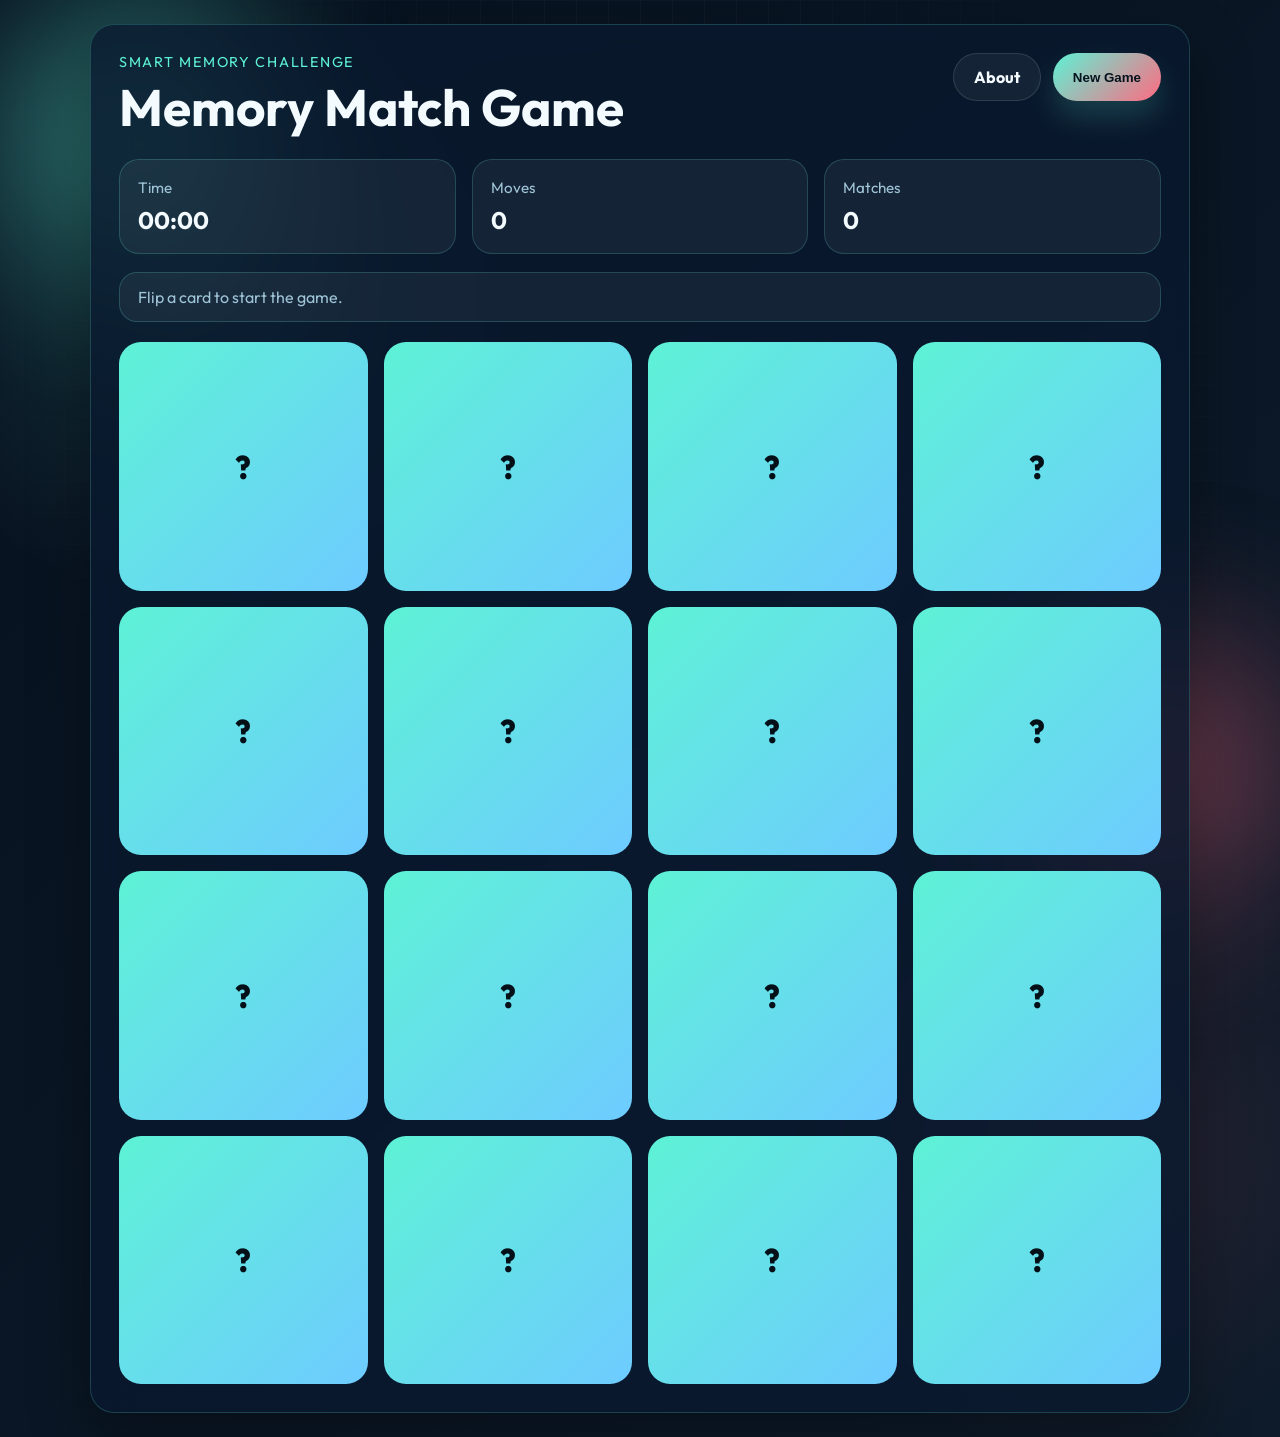
<file: index.html>
<!DOCTYPE html>
<html lang="en">
<head>
  <meta charset="UTF-8" />
  <meta name="viewport" content="width=device-width, initial-scale=1.0" />
  <title>Memory Card Game</title>

  <link rel="preconnect" href="https://fonts.googleapis.com">
  <link rel="preconnect" href="https://fonts.gstatic.com" crossorigin>
  <link href="https://fonts.googleapis.com/css2?family=Outfit:wght@300;400;500;600;700;800&display=swap" rel="stylesheet">

  <link rel="stylesheet" href="style.css" />
</head>
<body>
  <div class="bg-orb orb-1"></div>
  <div class="bg-orb orb-2"></div>
  <div class="bg-grid"></div>

  <main class="app-shell">
    <section class="panel">
      <nav class="nav-bar">
        <div>
          <p class="eyebrow">Smart Memory Challenge</p>
          <h1>Memory Match Game</h1>
        </div>

        <div class="nav-actions">
          <a href="about.html" class="nav-link">About</a>
          <button id="restartBtn" class="primary-btn">New Game</button>
        </div>
      </nav>

      <div class="stats-row">
        <div class="stat-box">
          <span>Time</span>
          <strong id="timer">00:00</strong>
        </div>
        <div class="stat-box">
          <span>Moves</span>
          <strong id="moves">0</strong>
        </div>
        <div class="stat-box">
          <span>Matches</span>
          <strong id="matches">0</strong>
        </div>
      </div>

      <div id="message" class="message-box">Flip a card to start the game.</div>

      <section id="gameBoard" class="game-board"></section>
    </section>
  </main>

  <div id="winModal" class="modal hidden">
    <div class="modal-card">
      <div class="modal-icon">🏆</div>
      <h2>YOU WON THE GAME</h2>
      <p id="winText">You completed the game beautifully.</p>
      <button id="closeModalBtn" class="primary-btn modal-btn">Play Again</button>
    </div>
  </div>

  <script src="script.js"></script>
</body>
</html>
</file>
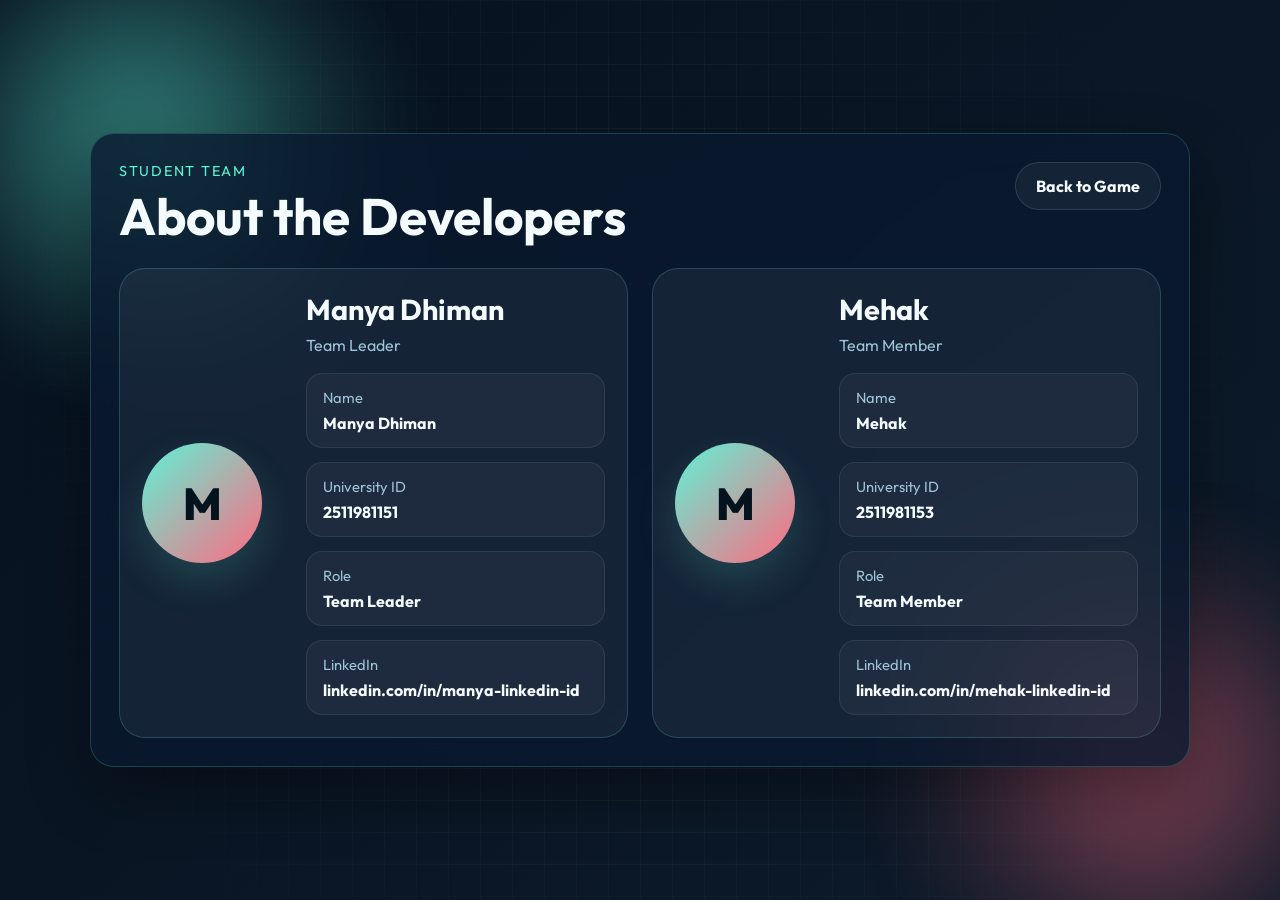
<file: about.html>
<!DOCTYPE html>
<html lang="en">
<head>
  <meta charset="UTF-8" />
  <meta name="viewport" content="width=device-width, initial-scale=1.0" />
  <title>About - Memory Match Game</title>

  <link rel="preconnect" href="https://fonts.googleapis.com">
  <link rel="preconnect" href="https://fonts.gstatic.com" crossorigin>
  <link href="https://fonts.googleapis.com/css2?family=Outfit:wght@300;400;500;600;700;800&display=swap" rel="stylesheet">

  <link rel="stylesheet" href="style.css" />
</head>
<body>
  <div class="bg-orb orb-1"></div>
  <div class="bg-orb orb-2"></div>
  <div class="bg-grid"></div>

  <main class="app-shell">
    <section class="panel about-panel">
      <nav class="nav-bar">
        <div>
          <p class="eyebrow">Student Team</p>
          <h1>About the Developers</h1>
        </div>

        <div class="nav-actions">
          <a href="index.html" class="nav-link">Back to Game</a>
        </div>
      </nav>

      <div class="about-team">
        <div class="about-card">
          <div class="avatar-circle">M</div>

          <div class="about-content">
            <h2>Manya Dhiman</h2>
            <p class="about-subtitle">Team Leader</p>

            <div class="detail-list">
              <div class="detail-item">
                <span>Name</span>
                <strong>Manya Dhiman</strong>
              </div>

              <div class="detail-item">
                <span>University ID</span>
                <strong>2511981151</strong>
              </div>

              <div class="detail-item">
                <span>Role</span>
                <strong>Team Leader</strong>
              </div>

              <div class="detail-item">
                <span>LinkedIn</span>
                <strong>
                  <a href="https://www.linkedin.com/in/manya-dhiman-73585838a?utm_source=share&utm_campaign=share_via&utm_content=profile&utm_medium=android_app" target="_blank" rel="noopener noreferrer">
                    linkedin.com/in/manya-linkedin-id
                  </a>
                </strong>
              </div>
            </div>
          </div>
        </div>

        <div class="about-card">
          <div class="avatar-circle">M</div>

          <div class="about-content">
            <h2>Mehak</h2>
            <p class="about-subtitle">Team Member</p>

            <div class="detail-list">
              <div class="detail-item">
                <span>Name</span>
                <strong>Mehak</strong>
              </div>

              <div class="detail-item">
                <span>University ID</span>
                <strong>2511981153</strong>
              </div>

              <div class="detail-item">
                <span>Role</span>
                <strong>Team Member</strong>
              </div>

              <div class="detail-item">
                <span>LinkedIn</span>
                <strong>
                  <a href="https://www.linkedin.com/in/mehak-thapliyal-48a84a38a?utm_source=share&utm_campaign=share_via&utm_content=profile&utm_medium=android_app" target="_blank" rel="noopener noreferrer">
                    linkedin.com/in/mehak-linkedin-id
                  </a>
                </strong>
              </div>
            </div>
          </div>
        </div>
      </div>
    </section>
  </main>
</body>
</html>
</file>
<file: style.css>
:root {
  --bg-main: #07111f;
  --bg-secondary: #0d1b2a;
  --panel-bg: rgba(10, 25, 47, 0.78);
  --panel-border: rgba(111, 255, 233, 0.18);
  --text-main: #f4fbff;
  --text-soft: #9fc4d6;
  --accent: #5ef2d6;
  --accent-2: #ff6b81;
  --accent-3: #6ecbff;
  --card-back: linear-gradient(135deg, #5ef2d6, #6ecbff);
  --card-front: rgba(255, 255, 255, 0.08);
  --success: #45ff9c;
  --danger: #ff7a90;
  --shadow: 0 25px 60px rgba(0, 0, 0, 0.35);
  --radius: 24px;
  --radius-sm: 18px;
}

* {
  margin: 0;
  padding: 0;
  box-sizing: border-box;
}

body {
  min-height: 100vh;
  font-family: 'Outfit', sans-serif;
  color: var(--text-main);
  background:
    radial-gradient(circle at 15% 20%, rgba(94, 242, 214, 0.14), transparent 20%),
    radial-gradient(circle at 85% 80%, rgba(255, 107, 129, 0.12), transparent 20%),
    linear-gradient(135deg, var(--bg-main), var(--bg-secondary));
  overflow-x: hidden;
}

a {
  text-decoration: none;
  color: inherit;
}

.bg-orb {
  position: fixed;
  width: 260px;
  height: 260px;
  border-radius: 50%;
  filter: blur(85px);
  opacity: 0.45;
  pointer-events: none;
}

.orb-1 {
  top: 0;
  left: 0;
  background: #5ef2d6;
}

.orb-2 {
  bottom: 0;
  right: 0;
  background: #ff6b81;
}

.bg-grid {
  position: fixed;
  inset: 0;
  background-image:
    linear-gradient(rgba(255,255,255,0.04) 1px, transparent 1px),
    linear-gradient(90deg, rgba(255,255,255,0.04) 1px, transparent 1px);
  background-size: 32px 32px;
  mask-image: radial-gradient(circle at center, black 40%, transparent 85%);
  pointer-events: none;
}

.app-shell {
  min-height: 100vh;
  display: grid;
  place-items: center;
  padding: 24px;
}

.panel {
  width: min(100%, 1100px);
  background: var(--panel-bg);
  border: 1px solid var(--panel-border);
  backdrop-filter: blur(18px);
  border-radius: var(--radius);
  box-shadow: var(--shadow);
  padding: 28px;
  position: relative;
  z-index: 2;
}

.nav-bar {
  display: flex;
  justify-content: space-between;
  align-items: flex-start;
  gap: 20px;
  margin-bottom: 24px;
}

.eyebrow {
  color: var(--accent);
  text-transform: uppercase;
  letter-spacing: 0.12em;
  font-size: 0.9rem;
  margin-bottom: 8px;
}

h1 {
  font-size: clamp(2rem, 4vw, 3.3rem);
  line-height: 1.1;
}

.nav-actions {
  display: flex;
  gap: 12px;
  flex-wrap: wrap;
}

.nav-link,
.primary-btn {
  min-height: 48px;
  padding: 12px 20px;
  border-radius: 999px;
  border: 1px solid rgba(255,255,255,0.12);
  display: inline-flex;
  align-items: center;
  justify-content: center;
  font-weight: 700;
  transition: 0.3s ease;
}

.nav-link {
  background: rgba(255,255,255,0.05);
  color: var(--text-main);
}

.primary-btn {
  border: none;
  cursor: pointer;
  color: #04131d;
  background: linear-gradient(135deg, var(--accent), var(--accent-2));
  box-shadow: 0 16px 30px rgba(94, 242, 214, 0.18);
}

.nav-link:hover,
.primary-btn:hover {
  transform: translateY(-2px);
}

.stats-row {
  display: grid;
  grid-template-columns: repeat(3, 1fr);
  gap: 16px;
  margin-bottom: 18px;
}

.stat-box {
  background: rgba(255,255,255,0.05);
  border: 1px solid var(--panel-border);
  border-radius: 20px;
  padding: 18px;
}

.stat-box span {
  display: block;
  color: var(--text-soft);
  margin-bottom: 8px;
  font-size: 0.95rem;
}

.stat-box strong {
  font-size: 1.5rem;
}

.message-box {
  margin-bottom: 20px;
  background: rgba(255,255,255,0.05);
  border: 1px solid var(--panel-border);
  color: var(--text-soft);
  padding: 14px 18px;
  border-radius: 18px;
}

.game-board {
  display: grid;
  grid-template-columns: repeat(4, 1fr);
  gap: 16px;
}

.card {
  aspect-ratio: 1 / 1;
  perspective: 1000px;
  cursor: pointer;
}

.card-inner {
  position: relative;
  width: 100%;
  height: 100%;
  transform-style: preserve-3d;
  transition: transform 0.6s ease;
}

.card:hover .card-inner {
  transform: translateY(-4px);
}

.card.flipped .card-inner,
.card.matched .card-inner {
  transform: rotateY(180deg);
}

.card.flipped:hover .card-inner,
.card.matched:hover .card-inner {
  transform: rotateY(180deg);
}

.card-face {
  position: absolute;
  inset: 0;
  border-radius: 22px;
  display: flex;
  align-items: center;
  justify-content: center;
  backface-visibility: hidden;
  user-select: none;
}

.card-back {
  background: var(--card-back);
  color: #031017;
  font-size: 2rem;
  font-weight: 800;
}

.card-front {
  background: var(--card-front);
  border: 1px solid var(--panel-border);
  transform: rotateY(180deg);
  font-size: 2.4rem;
}

.card.matched .card-front {
  outline: 2px solid rgba(69, 255, 156, 0.7);
  box-shadow: 0 0 0 5px rgba(69, 255, 156, 0.08);
}

.modal {
  position: fixed;
  inset: 0;
  background: rgba(2, 10, 20, 0.72);
  display: grid;
  place-items: center;
  padding: 20px;
  z-index: 100;
}

.hidden {
  display: none;
}

.modal-card {
  width: min(100%, 460px);
  background: linear-gradient(180deg, rgba(10, 25, 47, 0.98), rgba(18, 35, 60, 0.95));
  border: 1px solid rgba(94, 242, 214, 0.22);
  border-radius: 28px;
  padding: 32px 24px;
  text-align: center;
  box-shadow: 0 25px 60px rgba(0,0,0,0.35);
  animation: popIn 0.35s ease;
}

.modal-icon {
  font-size: 3rem;
  margin-bottom: 12px;
}

.modal-card h2 {
  font-size: 2rem;
  margin-bottom: 10px;
  color: var(--accent);
}

.modal-card p {
  color: var(--text-soft);
  margin-bottom: 22px;
}

.modal-btn {
  width: 100%;
}

@keyframes popIn {
  from {
    opacity: 0;
    transform: scale(0.8) translateY(20px);
  }
  to {
    opacity: 1;
    transform: scale(1) translateY(0);
  }
}

.about-panel {
  max-width: 1100px;
}

.about-team {
  display: grid;
  grid-template-columns: repeat(2, minmax(0, 1fr));
  gap: 24px;
}

.about-card {
  display: grid;
  grid-template-columns: 140px 1fr;
  gap: 24px;
  align-items: center;
  padding: 22px;
  border-radius: 26px;
  background: rgba(255,255,255,0.05);
  border: 1px solid var(--panel-border);
  min-height: 100%;
}

.avatar-circle {
  width: 120px;
  height: 120px;
  border-radius: 50%;
  display: grid;
  place-items: center;
  font-size: 2.8rem;
  font-weight: 800;
  color: #04131d;
  background: linear-gradient(135deg, var(--accent), var(--accent-2));
  box-shadow: 0 18px 40px rgba(94, 242, 214, 0.16);
}

.about-content h2 {
  font-size: 1.8rem;
  margin-bottom: 8px;
}

.about-subtitle {
  color: var(--text-soft);
  margin-bottom: 18px;
}

.detail-list {
  display: grid;
  gap: 14px;
}

.detail-item {
  background: rgba(255,255,255,0.04);
  border: 1px solid rgba(255,255,255,0.08);
  border-radius: 16px;
  padding: 14px 16px;
}

.detail-item span {
  display: block;
  color: var(--text-soft);
  font-size: 0.92rem;
  margin-bottom: 6px;
}

.detail-item strong,
.detail-item a {
  color: var(--text-main);
  word-break: break-word;
}

.detail-item a:hover {
  color: var(--accent);
}

@media (max-width: 900px) {
  .game-board {
    grid-template-columns: repeat(4, 1fr);
  }

  .about-team {
    grid-template-columns: 1fr;
  }

  .about-card {
    grid-template-columns: 1fr;
    text-align: center;
    justify-items: center;
  }
}

@media (max-width: 640px) {
  .panel {
    padding: 18px;
  }

  .nav-bar {
    flex-direction: column;
    align-items: stretch;
  }

  .nav-actions {
    width: 100%;
  }

  .nav-link,
  .primary-btn {
    width: 100%;
  }

  .stats-row {
    grid-template-columns: 1fr;
  }

  .game-board {
    grid-template-columns: repeat(4, 1fr);
    gap: 10px;
  }

  .card-front,
  .card-back {
    border-radius: 16px;
  }

  .card-front {
    font-size: 1.7rem;
  }

  .avatar-circle {
    width: 110px;
    height: 110px;
    font-size: 2.4rem;
  }

  .about-content h2 {
    font-size: 1.5rem;
  }
}
</file>
